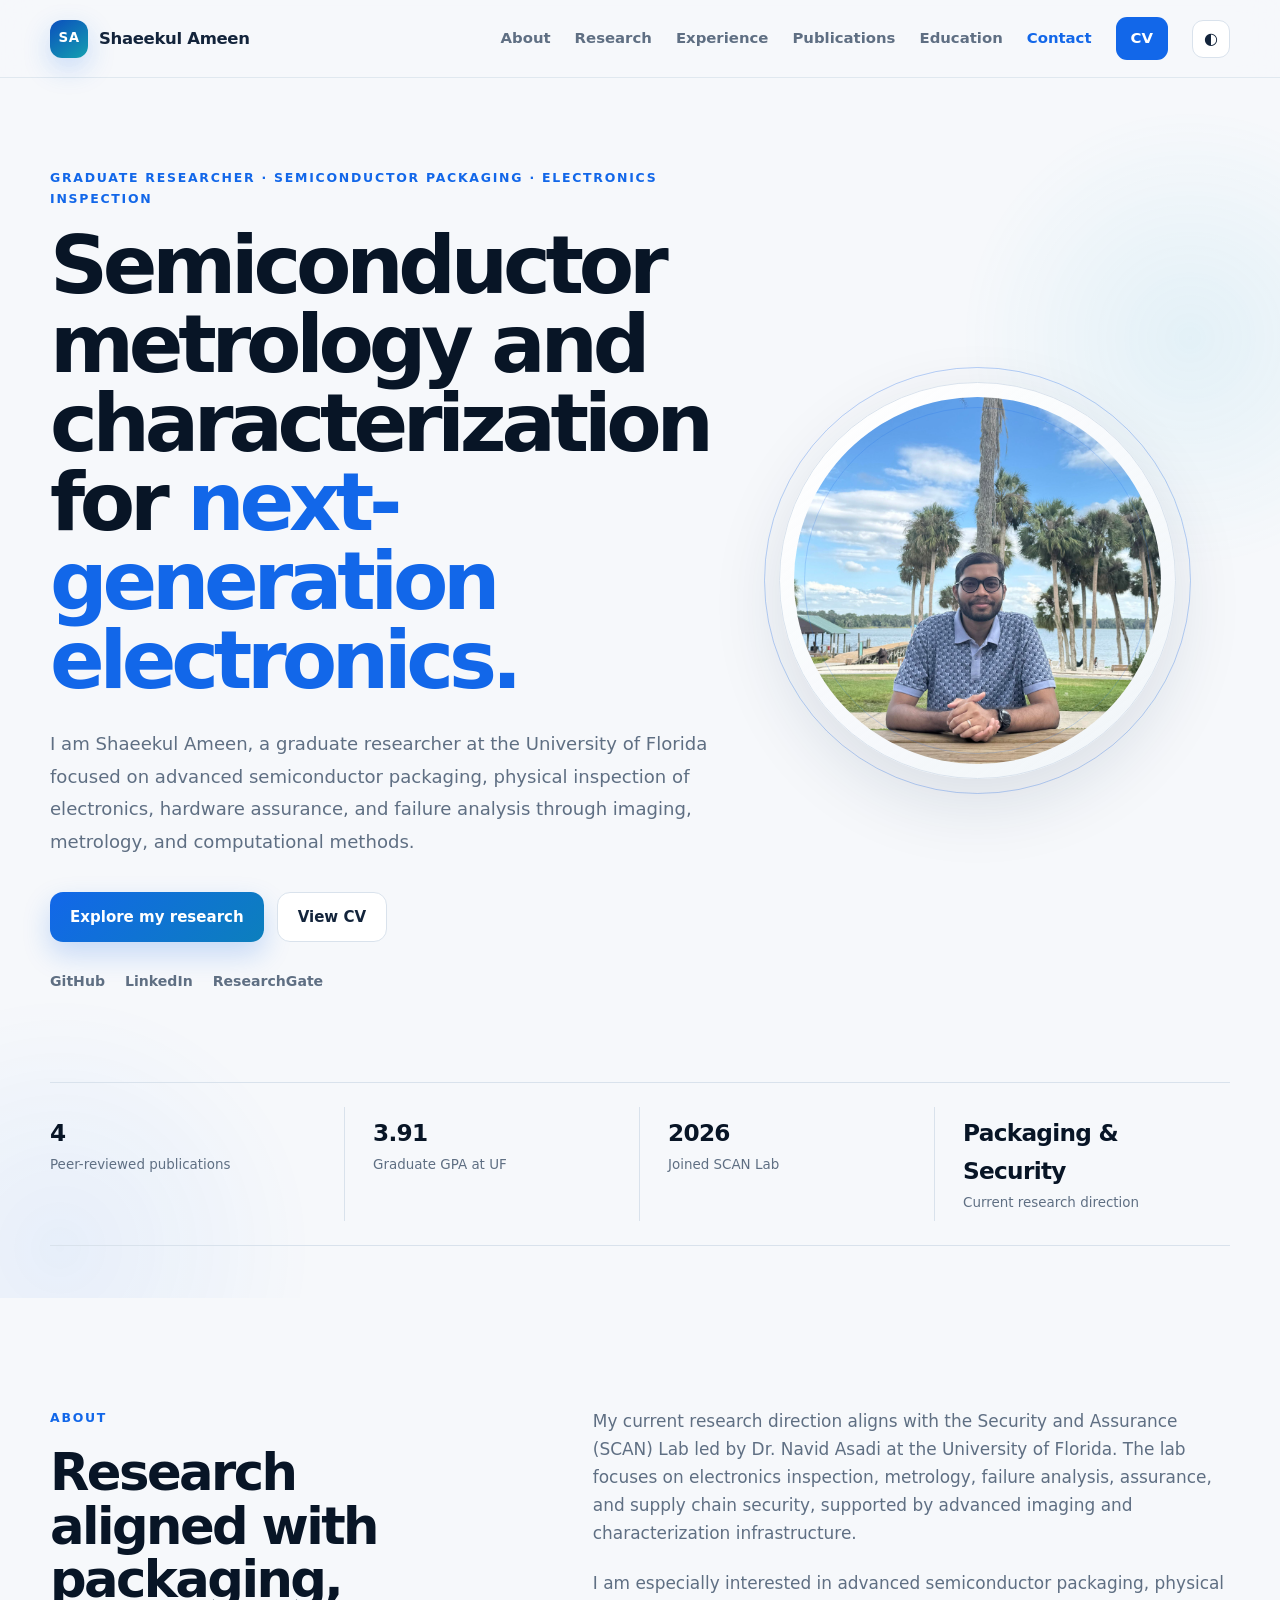
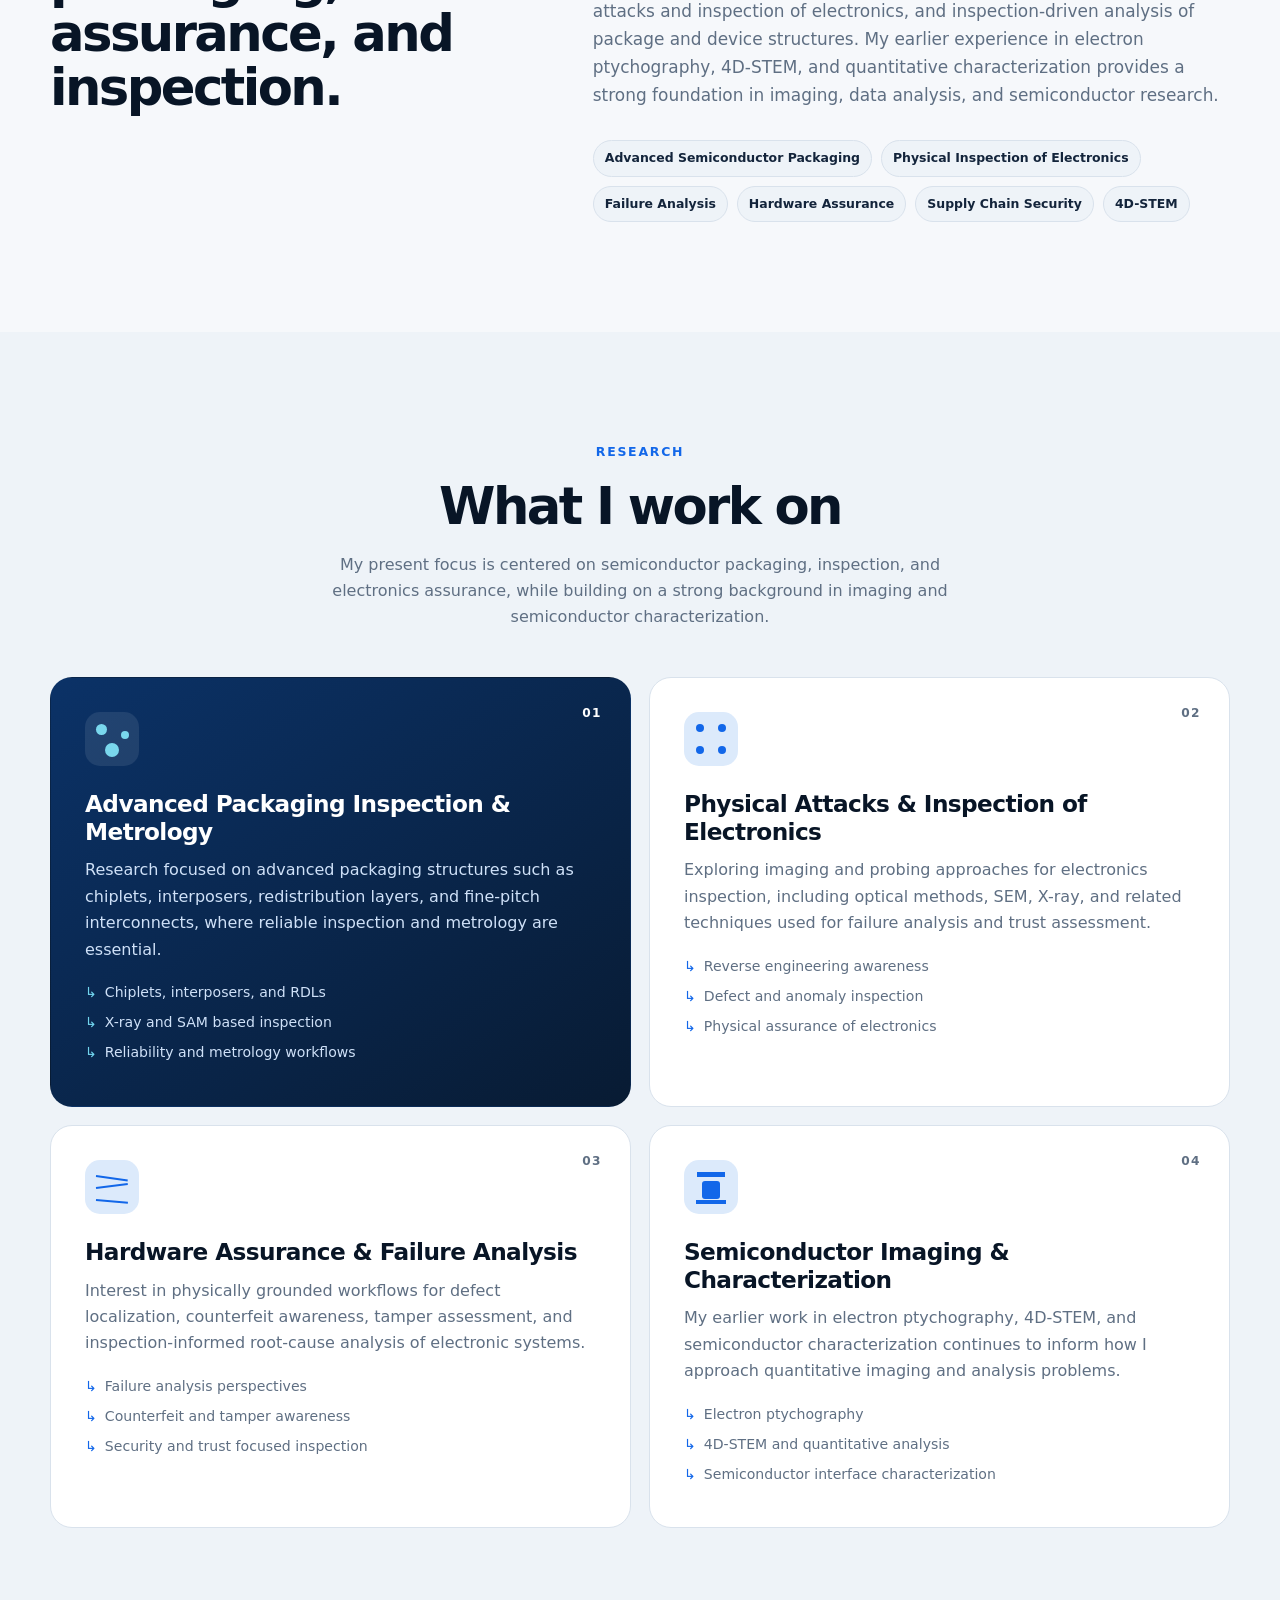
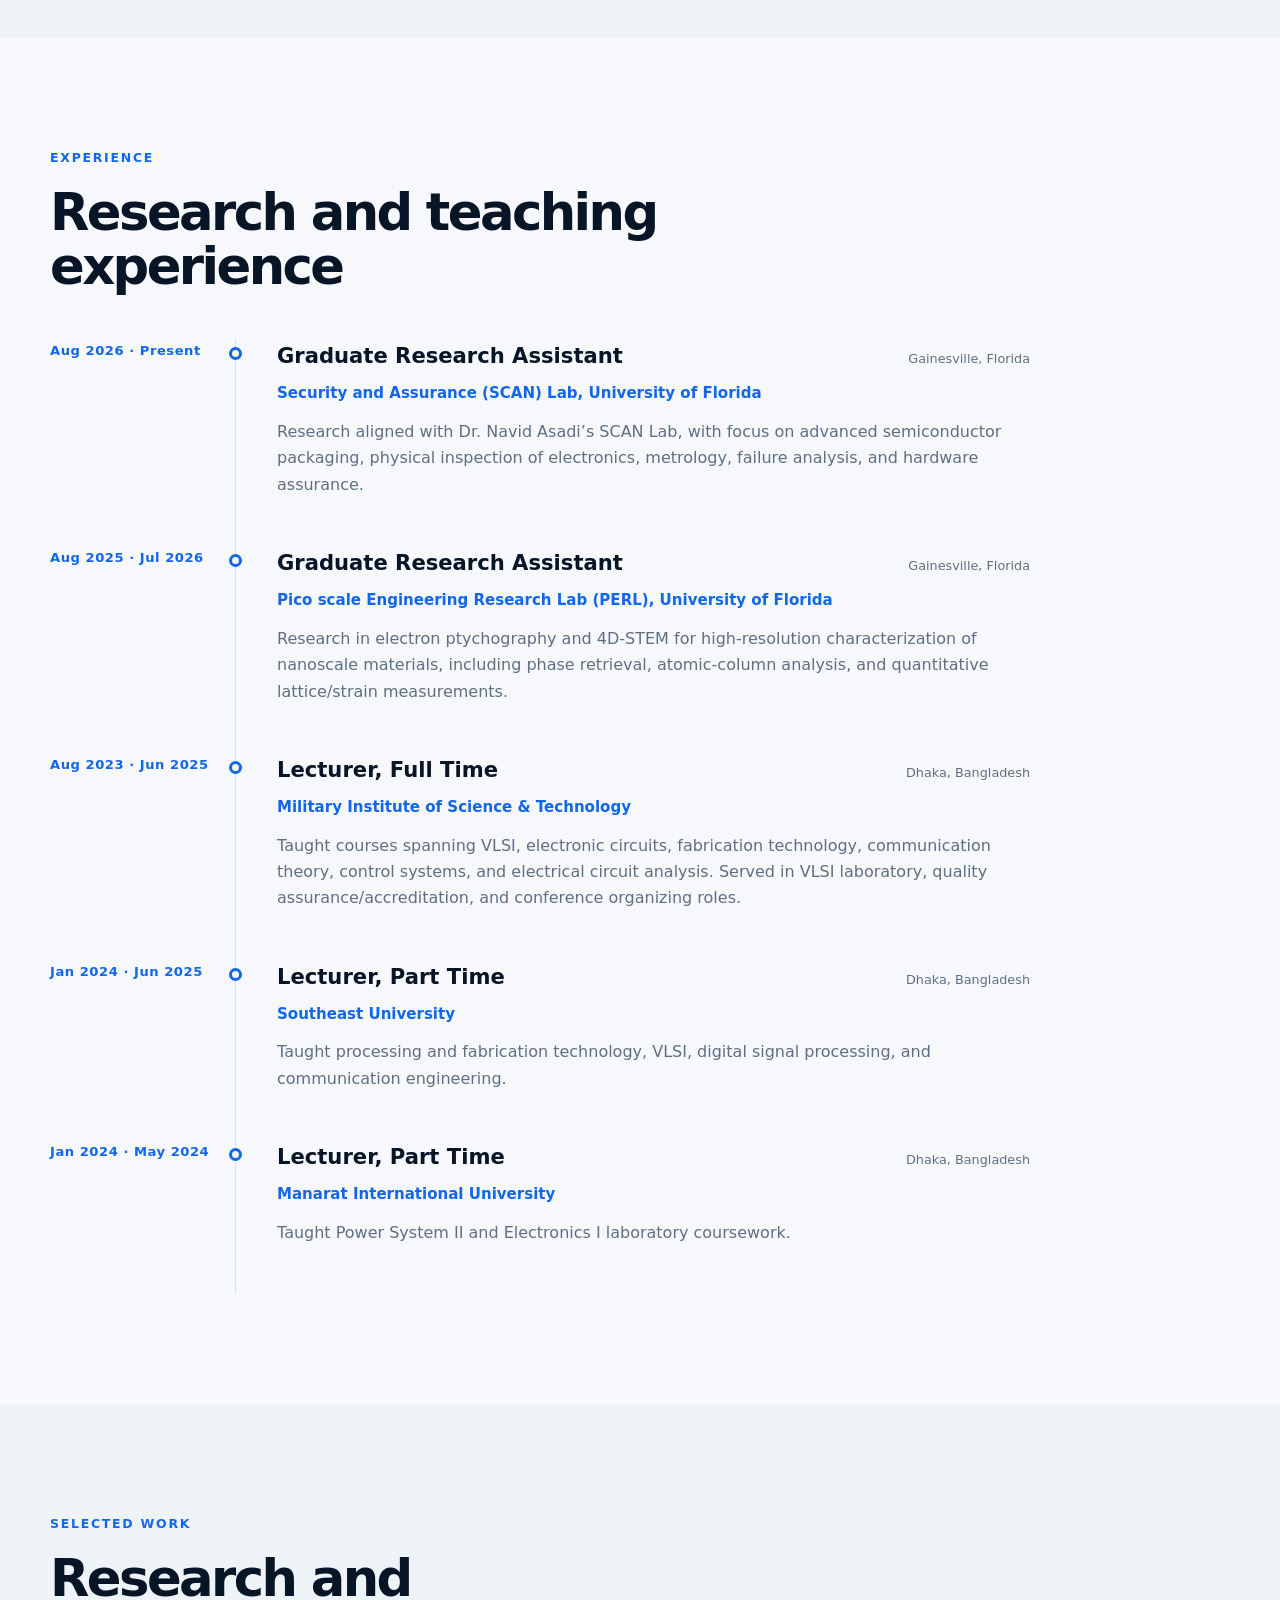
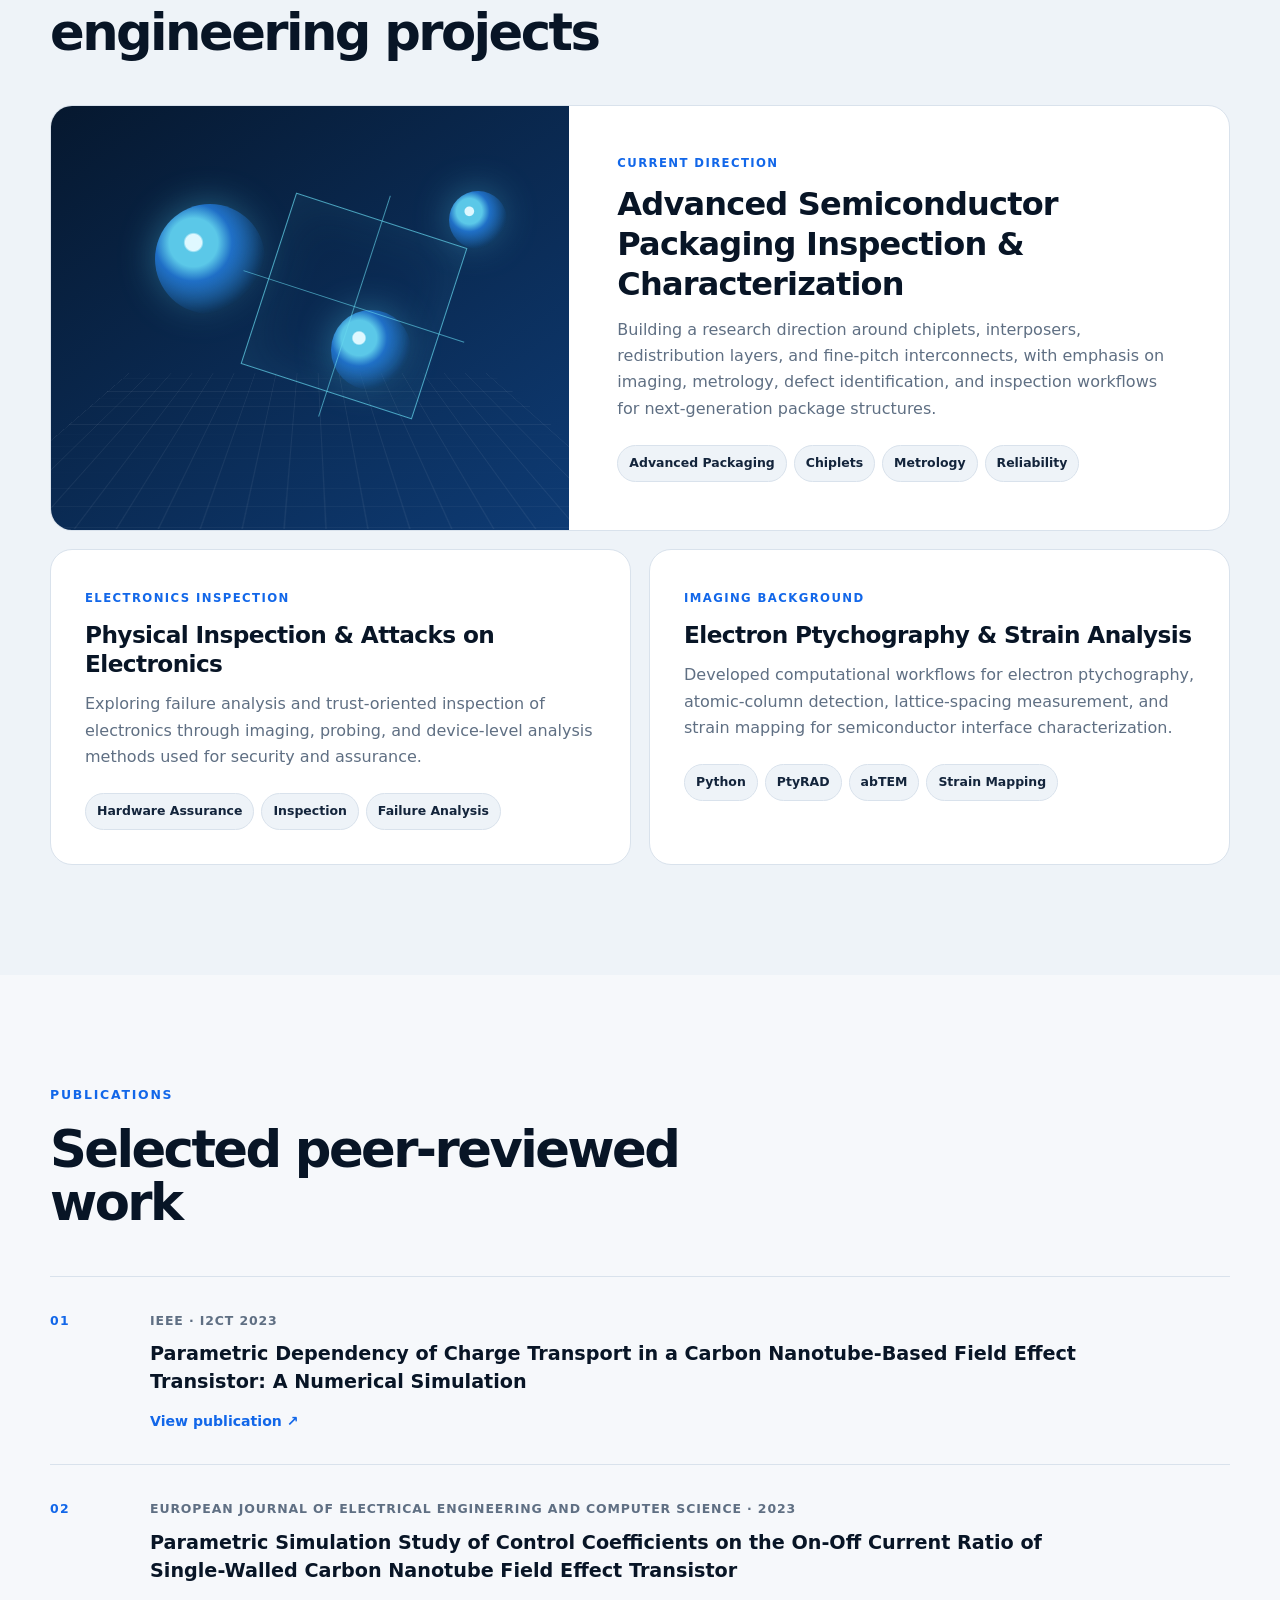
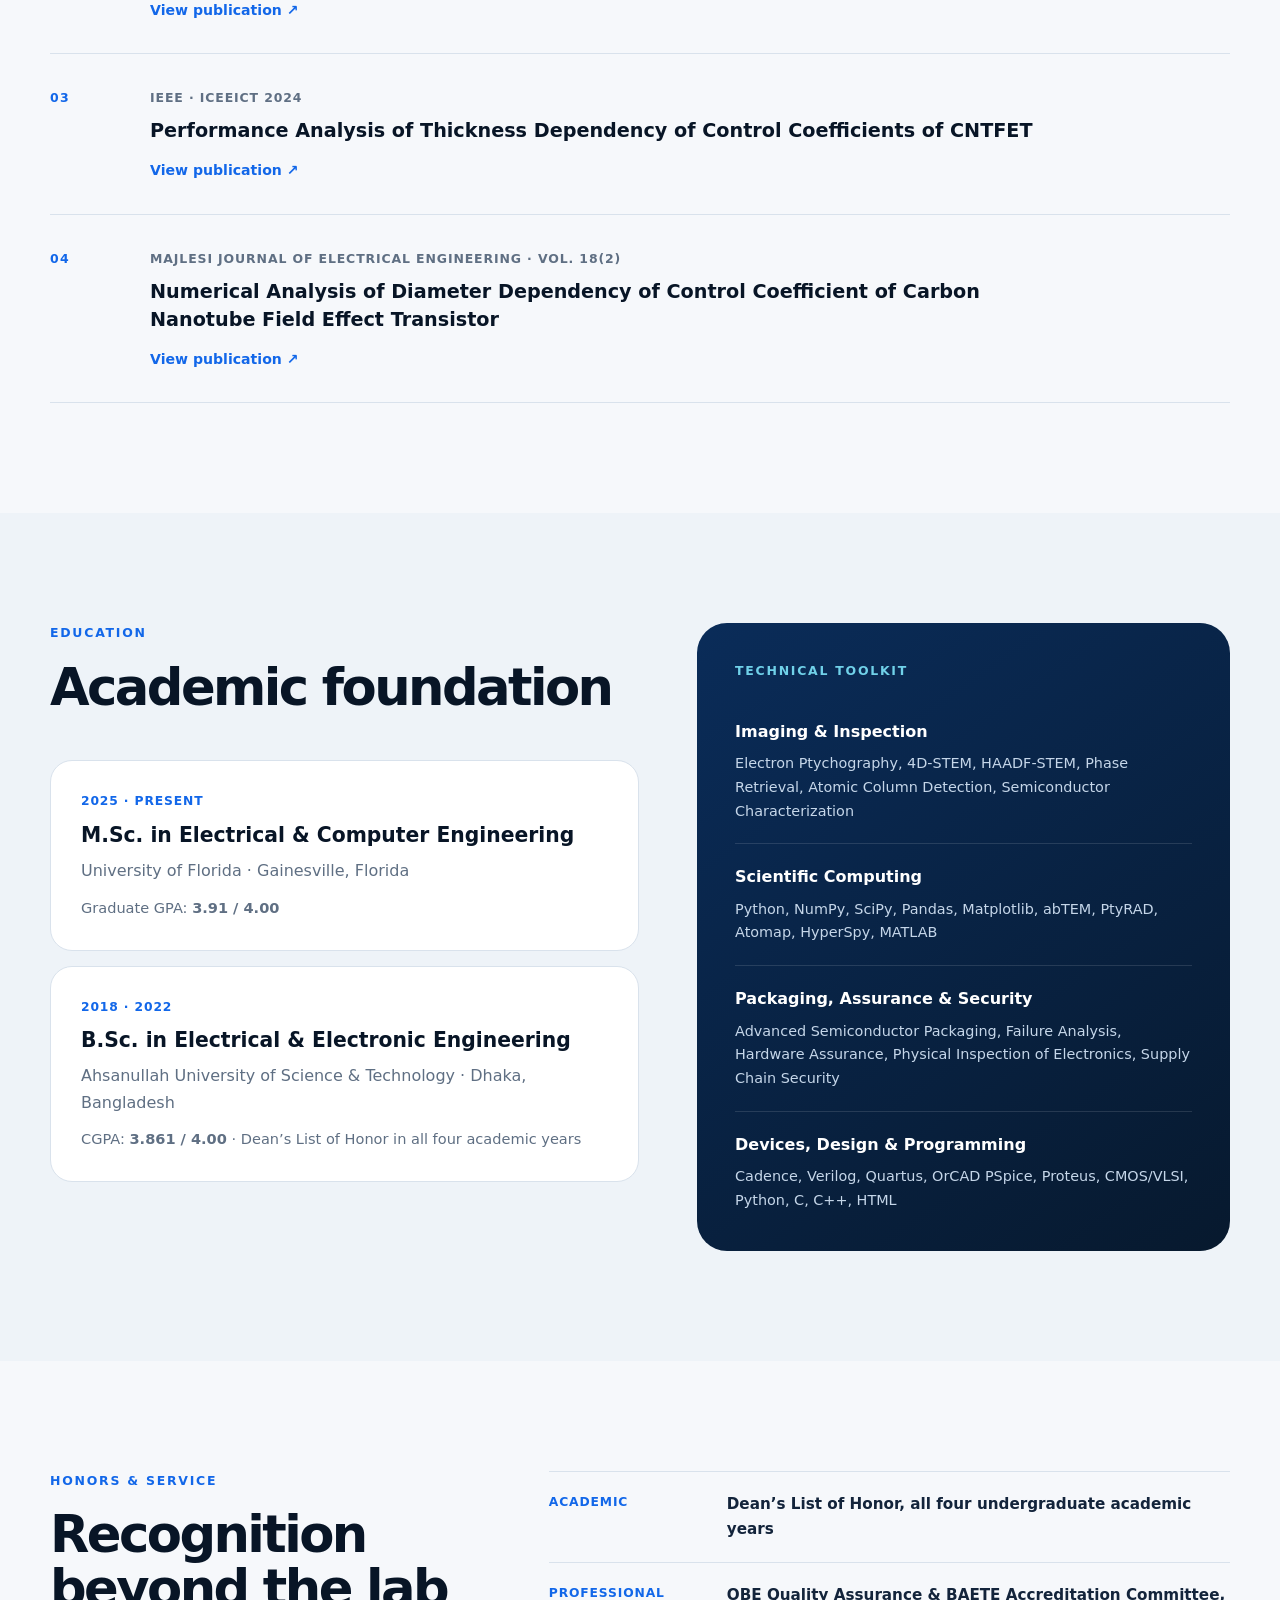
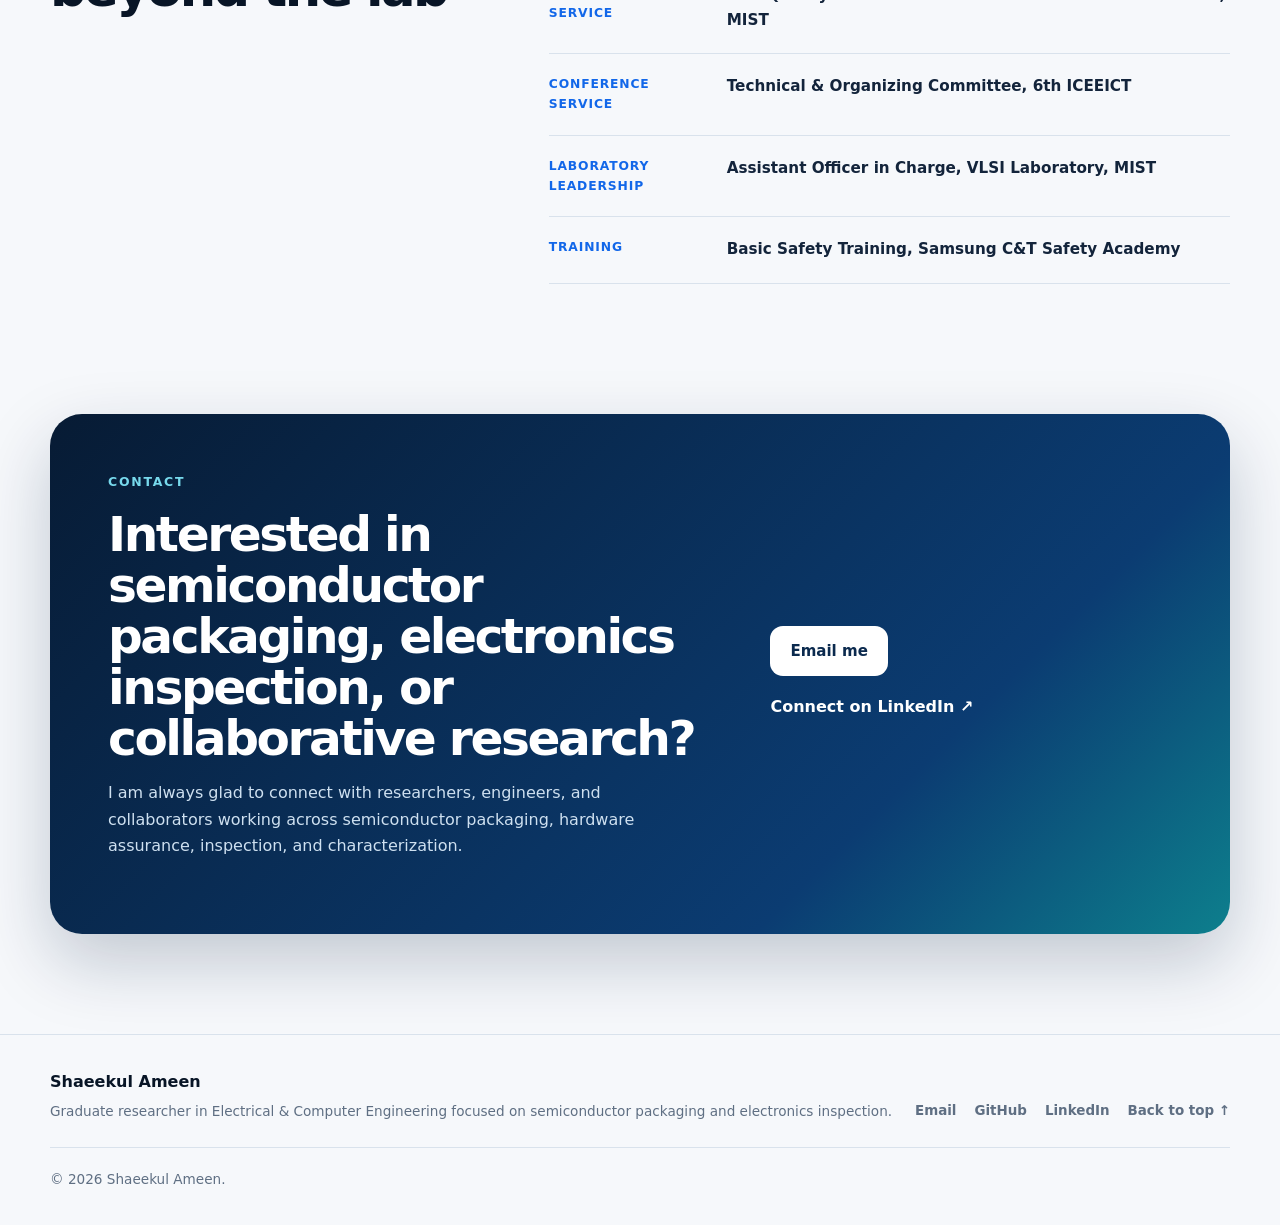
<file: index.html>
<!DOCTYPE html>
<html lang="en">
<head>
  <meta charset="UTF-8" />
  <meta name="viewport" content="width=device-width, initial-scale=1.0" />
  <meta name="description" content="Shaeekul Ameen is a graduate researcher in Electrical and Computer Engineering at the University of Florida focused on advanced semiconductor packaging, physical inspection of electronics, hardware assurance, and semiconductor characterization." />
  <meta name="author" content="Shaeekul Ameen" />
  <meta name="theme-color" content="#081526" />
  <meta property="og:title" content="Shaeekul Ameen | Semiconductor Packaging & Electronics Inspection" />
  <meta property="og:description" content="Graduate researcher focused on advanced semiconductor packaging, electronics inspection, metrology, failure analysis, and hardware assurance." />
  <meta property="og:type" content="website" />
  <meta property="og:url" content="https://shaeekul-ameen.github.io/" />
  <meta property="og:image" content="https://shaeekul-ameen.github.io/assets/images/profile-2026.jpg" />
  <title>Shaeekul Ameen | Semiconductor Packaging & Electronics Inspection</title>
  <link rel="icon" type="image/png" href="assets/images/favicon.png" />
  <link rel="stylesheet" href="assets/style.css" />
  <script type="application/ld+json">
  {
    "@context": "https://schema.org",
    "@type": "Person",
    "name": "Shaeekul Ameen",
    "url": "https://shaeekul-ameen.github.io/",
    "image": "https://shaeekul-ameen.github.io/assets/images/profile-2026.jpg",
    "jobTitle": "Graduate Researcher",
    "affiliation": {
      "@type": "CollegeOrUniversity",
      "name": "University of Florida"
    },
    "sameAs": [
      "https://github.com/shaeekul-ameen/",
      "https://www.linkedin.com/in/shaeekul-ameen/",
      "https://www.researchgate.net/profile/Shaeekul-Ameen-2"
    ]
  }
  </script>
</head>
<body>
  <a class="skip-link" href="#main">Skip to content</a>

  <header class="site-header" id="top">
    <div class="container nav-wrap">
      <a class="brand" href="#top" aria-label="Shaeekul Ameen home">
        <span class="brand-mark">SA</span>
        <span class="brand-text">Shaeekul Ameen</span>
      </a>

      <button class="nav-toggle" type="button" aria-expanded="false" aria-controls="site-nav" aria-label="Open navigation">
        <span></span><span></span><span></span>
      </button>

      <nav class="site-nav" id="site-nav" aria-label="Primary navigation">
        <a href="#about">About</a>
        <a href="#research">Research</a>
        <a href="#experience">Experience</a>
        <a href="#publications">Publications</a>
        <a href="#education">Education</a>
        <a href="#contact">Contact</a>
        <a class="nav-cv" href="assets/cv/Shaeekul_Ameen_CV.pdf" target="_blank" rel="noopener">CV</a>
        <button class="theme-toggle" type="button" aria-label="Toggle color theme" title="Toggle color theme">
          <span class="theme-icon" aria-hidden="true">◐</span>
        </button>
      </nav>
    </div>
  </header>

  <main id="main">
    <section class="hero section-shell">
      <div class="hero-glow hero-glow-one"></div>
      <div class="hero-glow hero-glow-two"></div>
      <div class="container hero-grid">
        <div class="hero-copy reveal">
          <p class="eyebrow">Graduate Researcher · Semiconductor Packaging · Electronics Inspection</p>
          <h1>Semiconductor metrology and characterization for <span>next-generation electronics.</span></h1>
          <p class="hero-lead">
            I am Shaeekul Ameen, a graduate researcher at the University of Florida focused on advanced semiconductor packaging, physical inspection of electronics, hardware assurance, and failure analysis through imaging, metrology, and computational methods.
          </p>
          <div class="hero-actions">
            <a class="btn btn-primary" href="#research">Explore my research</a>
            <a class="btn btn-secondary" href="assets/cv/Shaeekul_Ameen_CV.pdf" target="_blank" rel="noopener">View CV</a>
          </div>
          <div class="hero-links" aria-label="Professional profiles">
            <a href="https://github.com/shaeekul-ameen/" target="_blank" rel="noopener">GitHub</a>
            <a href="https://www.linkedin.com/in/shaeekul-ameen/" target="_blank" rel="noopener">LinkedIn</a>
            <a href="https://www.researchgate.net/profile/Shaeekul-Ameen-2" target="_blank" rel="noopener">ResearchGate</a>
          </div>
        </div>

        <div class="hero-visual reveal reveal-delay-1">
          <div class="portrait-frame portrait-frame-round">
            <img src="assets/images/profile-2026.jpg" alt="Portrait of Shaeekul Ameen" />
          </div>
        </div>
      </div>

      <div class="container metrics reveal reveal-delay-2" aria-label="Profile highlights">
        <div class="metric"><strong>4</strong><span>Peer-reviewed publications</span></div>
        <div class="metric"><strong>3.91</strong><span>Graduate GPA at UF</span></div>
        <div class="metric"><strong>2026</strong><span>Joined SCAN Lab</span></div>
        <div class="metric"><strong>Packaging &amp; Security</strong><span>Current research direction</span></div>
      </div>
    </section>

    <section class="section" id="about">
      <div class="container split-layout">
        <div class="section-heading reveal">
          <p class="eyebrow">About</p>
          <h2>Research aligned with packaging, assurance, and inspection.</h2>
        </div>
        <div class="about-copy reveal reveal-delay-1">
          <p>
            My current research direction aligns with the Security and Assurance (SCAN) Lab led by Dr. Navid Asadi at the University of Florida. The lab focuses on electronics inspection, metrology, failure analysis, assurance, and supply chain security, supported by advanced imaging and characterization infrastructure.
          </p>
          <p>
            I am especially interested in advanced semiconductor packaging, physical attacks and inspection of electronics, and inspection-driven analysis of package and device structures. My earlier experience in electron ptychography, 4D-STEM, and quantitative characterization provides a strong foundation in imaging, data analysis, and semiconductor research.
          </p>
          <div class="about-tags" aria-label="Research keywords">
            <span>Advanced Semiconductor Packaging</span>
            <span>Physical Inspection of Electronics</span>
            <span>Failure Analysis</span>
            <span>Hardware Assurance</span>
            <span>Supply Chain Security</span>
            <span>4D-STEM</span>
          </div>
        </div>
      </div>
    </section>

    <section class="section section-tint" id="research">
      <div class="container">
        <div class="section-heading centered reveal">
          <p class="eyebrow">Research</p>
          <h2>What I work on</h2>
          <p class="section-intro">My present focus is centered on semiconductor packaging, inspection, and electronics assurance, while building on a strong background in imaging and semiconductor characterization.</p>
        </div>

        <div class="research-grid">
          <article class="research-card featured reveal">
            <div class="card-number">01</div>
            <div class="research-icon microscopy-icon" aria-hidden="true"><span></span><span></span><span></span></div>
            <h3>Advanced Packaging Inspection &amp; Metrology</h3>
            <p>Research focused on advanced packaging structures such as chiplets, interposers, redistribution layers, and fine-pitch interconnects, where reliable inspection and metrology are essential.</p>
            <ul>
              <li>Chiplets, interposers, and RDLs</li>
              <li>X-ray and SAM based inspection</li>
              <li>Reliability and metrology workflows</li>
            </ul>
          </article>

          <article class="research-card reveal reveal-delay-1">
            <div class="card-number">02</div>
            <div class="research-icon atom-icon" aria-hidden="true"><span></span><span></span><span></span><span></span></div>
            <h3>Physical Attacks &amp; Inspection of Electronics</h3>
            <p>Exploring imaging and probing approaches for electronics inspection, including optical methods, SEM, X-ray, and related techniques used for failure analysis and trust assessment.</p>
            <ul>
              <li>Reverse engineering awareness</li>
              <li>Defect and anomaly inspection</li>
              <li>Physical assurance of electronics</li>
            </ul>
          </article>

          <article class="research-card reveal reveal-delay-2">
            <div class="card-number">03</div>
            <div class="research-icon strain-icon" aria-hidden="true"><span></span><span></span><span></span></div>
            <h3>Hardware Assurance &amp; Failure Analysis</h3>
            <p>Interest in physically grounded workflows for defect localization, counterfeit awareness, tamper assessment, and inspection-informed root-cause analysis of electronic systems.</p>
            <ul>
              <li>Failure analysis perspectives</li>
              <li>Counterfeit and tamper awareness</li>
              <li>Security and trust focused inspection</li>
            </ul>
          </article>

          <article class="research-card reveal reveal-delay-3">
            <div class="card-number">04</div>
            <div class="research-icon device-icon" aria-hidden="true"><span></span><span></span><span></span></div>
            <h3>Semiconductor Imaging &amp; Characterization</h3>
            <p>My earlier work in electron ptychography, 4D-STEM, and semiconductor characterization continues to inform how I approach quantitative imaging and analysis problems.</p>
            <ul>
              <li>Electron ptychography</li>
              <li>4D-STEM and quantitative analysis</li>
              <li>Semiconductor interface characterization</li>
            </ul>
          </article>
        </div>
      </div>
    </section>

    <section class="section" id="experience">
      <div class="container">
        <div class="section-heading reveal">
          <p class="eyebrow">Experience</p>
          <h2>Research and teaching experience</h2>
        </div>

        <div class="timeline">
          <article class="timeline-item reveal">
            <div class="timeline-marker"></div>
            <div class="timeline-date">Aug 2026 · Present</div>
            <div class="timeline-content">
              <div class="timeline-topline">
                <h3>Graduate Research Assistant</h3>
                <span>Gainesville, Florida</span>
              </div>
              <h4>Security and Assurance (SCAN) Lab, University of Florida</h4>
              <p>Research aligned with Dr. Navid Asadi’s SCAN Lab, with focus on advanced semiconductor packaging, physical inspection of electronics, metrology, failure analysis, and hardware assurance.</p>
            </div>
          </article>

          <article class="timeline-item reveal">
            <div class="timeline-marker"></div>
            <div class="timeline-date">Aug 2025 · Jul 2026</div>
            <div class="timeline-content">
              <div class="timeline-topline">
                <h3>Graduate Research Assistant</h3>
                <span>Gainesville, Florida</span>
              </div>
              <h4>Pico scale Engineering Research Lab (PERL), University of Florida</h4>
              <p>Research in electron ptychography and 4D-STEM for high-resolution characterization of nanoscale materials, including phase retrieval, atomic-column analysis, and quantitative lattice/strain measurements.</p>
            </div>
          </article>

          <article class="timeline-item reveal">
            <div class="timeline-marker"></div>
            <div class="timeline-date">Aug 2023 · Jun 2025</div>
            <div class="timeline-content">
              <div class="timeline-topline">
                <h3>Lecturer, Full Time</h3>
                <span>Dhaka, Bangladesh</span>
              </div>
              <h4>Military Institute of Science & Technology</h4>
              <p>Taught courses spanning VLSI, electronic circuits, fabrication technology, communication theory, control systems, and electrical circuit analysis. Served in VLSI laboratory, quality assurance/accreditation, and conference organizing roles.</p>
            </div>
          </article>

          <article class="timeline-item reveal">
            <div class="timeline-marker"></div>
            <div class="timeline-date">Jan 2024 · Jun 2025</div>
            <div class="timeline-content">
              <div class="timeline-topline">
                <h3>Lecturer, Part Time</h3>
                <span>Dhaka, Bangladesh</span>
              </div>
              <h4>Southeast University</h4>
              <p>Taught processing and fabrication technology, VLSI, digital signal processing, and communication engineering.</p>
            </div>
          </article>

          <article class="timeline-item reveal">
            <div class="timeline-marker"></div>
            <div class="timeline-date">Jan 2024 · May 2024</div>
            <div class="timeline-content">
              <div class="timeline-topline">
                <h3>Lecturer, Part Time</h3>
                <span>Dhaka, Bangladesh</span>
              </div>
              <h4>Manarat International University</h4>
              <p>Taught Power System II and Electronics I laboratory coursework.</p>
            </div>
          </article>
        </div>
      </div>
    </section>

    <section class="section section-tint" id="projects">
      <div class="container">
        <div class="section-heading reveal">
          <p class="eyebrow">Selected Work</p>
          <h2>Research and engineering projects</h2>
        </div>
        <div class="project-grid">
          <article class="project-card project-card-large reveal">
            <div class="project-visual ptycho-visual" aria-hidden="true">
              <div class="ptycho-grid"></div>
              <div class="ptycho-orb orb-a"></div>
              <div class="ptycho-orb orb-b"></div>
              <div class="ptycho-orb orb-c"></div>
              <div class="ptycho-scan"></div>
            </div>
            <div class="project-copy">
              <span class="project-label">Current Direction</span>
              <h3>Advanced Semiconductor Packaging Inspection &amp; Characterization</h3>
              <p>Building a research direction around chiplets, interposers, redistribution layers, and fine-pitch interconnects, with emphasis on imaging, metrology, defect identification, and inspection workflows for next-generation package structures.</p>
              <div class="tech-row"><span>Advanced Packaging</span><span>Chiplets</span><span>Metrology</span><span>Reliability</span></div>
            </div>
          </article>

          <article class="project-card reveal reveal-delay-1">
            <div class="project-copy">
              <span class="project-label">Electronics Inspection</span>
              <h3>Physical Inspection &amp; Attacks on Electronics</h3>
              <p>Exploring failure analysis and trust-oriented inspection of electronics through imaging, probing, and device-level analysis methods used for security and assurance.</p>
              <div class="tech-row"><span>Hardware Assurance</span><span>Inspection</span><span>Failure Analysis</span></div>
            </div>
          </article>

          <article class="project-card reveal reveal-delay-2">
            <div class="project-copy">
              <span class="project-label">Imaging Background</span>
              <h3>Electron Ptychography &amp; Strain Analysis</h3>
              <p>Developed computational workflows for electron ptychography, atomic-column detection, lattice-spacing measurement, and strain mapping for semiconductor interface characterization.</p>
              <div class="tech-row"><span>Python</span><span>PtyRAD</span><span>abTEM</span><span>Strain Mapping</span></div>
            </div>
          </article>
        </div>
      </div>
    </section>

    <section class="section" id="publications">
      <div class="container">
        <div class="section-heading reveal">
          <p class="eyebrow">Publications</p>
          <h2>Selected peer-reviewed work</h2>
        </div>

        <div class="publication-list">
          <article class="publication reveal">
            <div class="pub-index">01</div>
            <div class="pub-body">
              <span class="pub-venue">IEEE · I2CT 2023</span>
              <h3>Parametric Dependency of Charge Transport in a Carbon Nanotube-Based Field Effect Transistor: A Numerical Simulation</h3>
              <a href="https://ieeexplore.ieee.org/document/10126173" target="_blank" rel="noopener">View publication <span>↗</span></a>
            </div>
          </article>

          <article class="publication reveal">
            <div class="pub-index">02</div>
            <div class="pub-body">
              <span class="pub-venue">European Journal of Electrical Engineering and Computer Science · 2023</span>
              <h3>Parametric Simulation Study of Control Coefficients on the On-Off Current Ratio of Single-Walled Carbon Nanotube Field Effect Transistor</h3>
              <a href="https://www.ejece.org/index.php/ejece/article/view/570" target="_blank" rel="noopener">View publication <span>↗</span></a>
            </div>
          </article>

          <article class="publication reveal">
            <div class="pub-index">03</div>
            <div class="pub-body">
              <span class="pub-venue">IEEE · ICEEICT 2024</span>
              <h3>Performance Analysis of Thickness Dependency of Control Coefficients of CNTFET</h3>
              <a href="https://ieeexplore.ieee.org/document/10534586" target="_blank" rel="noopener">View publication <span>↗</span></a>
            </div>
          </article>

          <article class="publication reveal">
            <div class="pub-index">04</div>
            <div class="pub-body">
              <span class="pub-venue">Majlesi Journal of Electrical Engineering · Vol. 18(2)</span>
              <h3>Numerical Analysis of Diameter Dependency of Control Coefficient of Carbon Nanotube Field Effect Transistor</h3>
              <a href="https://oiccpress.com/Majlesi-Journal-of-Electrical-Engineering/article/numerical-analysis-of-diameter-dependency-of-control-coefficient-of-carbon-nanotube-field-effect-transistor/" target="_blank" rel="noopener">View publication <span>↗</span></a>
            </div>
          </article>
        </div>
      </div>
    </section>

    <section class="section section-tint" id="education">
      <div class="container education-layout">
        <div>
          <div class="section-heading reveal">
            <p class="eyebrow">Education</p>
            <h2>Academic foundation</h2>
          </div>
          <div class="education-cards">
            <article class="education-card reveal">
              <div class="education-year">2025 · Present</div>
              <h3>M.Sc. in Electrical & Computer Engineering</h3>
              <p class="institution">University of Florida · Gainesville, Florida</p>
              <p class="education-note">Graduate GPA: <strong>3.91 / 4.00</strong></p>
            </article>
            <article class="education-card reveal reveal-delay-1">
              <div class="education-year">2018 · 2022</div>
              <h3>B.Sc. in Electrical & Electronic Engineering</h3>
              <p class="institution">Ahsanullah University of Science & Technology · Dhaka, Bangladesh</p>
              <p class="education-note">CGPA: <strong>3.861 / 4.00</strong> · Dean’s List of Honor in all four academic years</p>
            </article>
          </div>
        </div>

        <aside class="skills-panel reveal reveal-delay-2">
          <p class="eyebrow">Technical Toolkit</p>
          <div class="skill-group">
            <h3>Imaging &amp; Inspection</h3>
            <p>Electron Ptychography, 4D-STEM, HAADF-STEM, Phase Retrieval, Atomic Column Detection, Semiconductor Characterization</p>
          </div>
          <div class="skill-group">
            <h3>Scientific Computing</h3>
            <p>Python, NumPy, SciPy, Pandas, Matplotlib, abTEM, PtyRAD, Atomap, HyperSpy, MATLAB</p>
          </div>
          <div class="skill-group">
            <h3>Packaging, Assurance &amp; Security</h3>
            <p>Advanced Semiconductor Packaging, Failure Analysis, Hardware Assurance, Physical Inspection of Electronics, Supply Chain Security</p>
          </div>
          <div class="skill-group">
            <h3>Devices, Design &amp; Programming</h3>
            <p>Cadence, Verilog, Quartus, OrCAD PSpice, Proteus, CMOS/VLSI, Python, C, C++, HTML</p>
          </div>
        </aside>
      </div>
    </section>

    <section class="section" id="honors">
      <div class="container compact-grid">
        <div class="section-heading reveal">
          <p class="eyebrow">Honors & Service</p>
          <h2>Recognition beyond the lab</h2>
        </div>
        <div class="honor-list reveal reveal-delay-1">
          <div class="honor-item"><span>Academic</span><strong>Dean’s List of Honor, all four undergraduate academic years</strong></div>
          <div class="honor-item"><span>Professional Service</span><strong>OBE Quality Assurance & BAETE Accreditation Committee, MIST</strong></div>
          <div class="honor-item"><span>Conference Service</span><strong>Technical & Organizing Committee, 6th ICEEICT</strong></div>
          <div class="honor-item"><span>Laboratory Leadership</span><strong>Assistant Officer in Charge, VLSI Laboratory, MIST</strong></div>
          <div class="honor-item"><span>Training</span><strong>Basic Safety Training, Samsung C&amp;T Safety Academy</strong></div>
        </div>
      </div>
    </section>

    <section class="contact-section" id="contact">
      <div class="container contact-card reveal">
        <div>
          <p class="eyebrow">Contact</p>
          <h2>Interested in semiconductor packaging, electronics inspection, or collaborative research?</h2>
          <p>I am always glad to connect with researchers, engineers, and collaborators working across semiconductor packaging, hardware assurance, inspection, and characterization.</p>
        </div>
        <div class="contact-actions">
          <a class="btn btn-light" href="mailto:shaeekul.ameen@ufl.edu">Email me</a>
          <a class="text-link-light" href="https://www.linkedin.com/in/shaeekul-ameen/" target="_blank" rel="noopener">Connect on LinkedIn ↗</a>
        </div>
      </div>
    </section>
  </main>

  <footer class="site-footer">
    <div class="container footer-wrap">
      <div>
        <strong>Shaeekul Ameen</strong>
        <p>Graduate researcher in Electrical & Computer Engineering focused on semiconductor packaging and electronics inspection.</p>
      </div>
      <div class="footer-links">
        <a href="mailto:shaeekul.ameen@ufl.edu">Email</a>
        <a href="https://github.com/shaeekul-ameen/" target="_blank" rel="noopener">GitHub</a>
        <a href="https://www.linkedin.com/in/shaeekul-ameen/" target="_blank" rel="noopener">LinkedIn</a>
        <a href="#top">Back to top ↑</a>
      </div>
      <p class="footer-copy">© <span id="year"></span> Shaeekul Ameen.</p>
    </div>
  </footer>

  <script src="assets/script.js"></script>
</body>
</html>
</file>
<file: assets/style.css>
:root {
  --bg: #f6f8fb;
  --surface: #ffffff;
  --surface-2: #eef3f8;
  --text: #13243b;
  --muted: #5f6f83;
  --line: #d9e2ec;
  --navy: #081526;
  --blue: #1267e9;
  --blue-2: #0d4fbb;
  --cyan: #4bb7d8;
  --teal: #0f8e8a;
  --accent-soft: #dceafb;
  --shadow: 0 24px 70px rgba(16, 40, 72, .12);
  --radius-xl: 30px;
  --radius-lg: 22px;
  --radius-md: 16px;
  --container: 1180px;
  --header-h: 78px;
}

[data-theme="dark"] {
  --bg: #07111f;
  --surface: #0d1b2d;
  --surface-2: #102238;
  --text: #edf5ff;
  --muted: #a7b5c7;
  --line: #21364f;
  --navy: #f6f9ff;
  --blue: #67a6ff;
  --blue-2: #8dbdff;
  --cyan: #67cee9;
  --teal: #52c9c0;
  --accent-soft: #102b50;
  --shadow: 0 24px 70px rgba(0, 0, 0, .32);
}

* { box-sizing: border-box; }
html { scroll-behavior: smooth; scroll-padding-top: calc(var(--header-h) + 24px); }
body {
  margin: 0;
  color: var(--text);
  background: var(--bg);
  font-family: Inter, ui-sans-serif, system-ui, -apple-system, BlinkMacSystemFont, "Segoe UI", sans-serif;
  line-height: 1.65;
  -webkit-font-smoothing: antialiased;
  transition: background .25s ease, color .25s ease;
}
img { max-width: 100%; display: block; }
a { color: inherit; }
button, a { -webkit-tap-highlight-color: transparent; }

.skip-link {
  position: fixed;
  top: 10px;
  left: 10px;
  z-index: 999;
  padding: 10px 14px;
  background: var(--surface);
  border: 1px solid var(--line);
  border-radius: 10px;
  transform: translateY(-150%);
  transition: transform .2s ease;
}
.skip-link:focus { transform: translateY(0); }

.container { width: min(calc(100% - 40px), var(--container)); margin: 0 auto; }
.section { padding: 110px 0; }
.section-tint { background: var(--surface-2); }
.section-shell { position: relative; overflow: hidden; }

.site-header {
  height: var(--header-h);
  position: sticky;
  top: 0;
  z-index: 100;
  display: flex;
  align-items: center;
  background: color-mix(in srgb, var(--bg) 88%, transparent);
  border-bottom: 1px solid color-mix(in srgb, var(--line) 76%, transparent);
  backdrop-filter: blur(18px);
}
.nav-wrap { display: flex; align-items: center; justify-content: space-between; gap: 24px; }
.brand { display: inline-flex; align-items: center; gap: 11px; text-decoration: none; font-weight: 780; letter-spacing: -.02em; }
.brand-mark {
  width: 38px; height: 38px; display: grid; place-items: center;
  border-radius: 12px; color: #fff;
  background: linear-gradient(145deg, #0b4fbd, #14a0b0);
  box-shadow: 0 10px 28px rgba(18, 103, 233, .22);
  font-size: .84rem; letter-spacing: .04em;
}
.brand-text { font-size: 1.03rem; }
.site-nav { display: flex; align-items: center; gap: 24px; }
.site-nav a { text-decoration: none; font-size: .93rem; font-weight: 650; color: var(--muted); transition: color .2s ease; }
.site-nav a:hover, .site-nav a.active { color: var(--blue); }
.site-nav .nav-cv { color: #fff; background: var(--blue); padding: 9px 15px; border-radius: 11px; }
.site-nav .nav-cv:hover { color: #fff; background: var(--blue-2); }
.theme-toggle {
  width: 38px; height: 38px; border-radius: 11px; border: 1px solid var(--line);
  color: var(--text); background: var(--surface); cursor: pointer; font-size: 1rem;
}
.nav-toggle { display: none; border: 0; background: transparent; width: 42px; height: 42px; cursor: pointer; }
.nav-toggle span { display: block; width: 22px; height: 2px; background: var(--text); margin: 5px auto; border-radius: 10px; }

.hero { padding: 90px 0 52px; min-height: calc(100vh - var(--header-h)); display: grid; align-items: center; }
.hero-grid { display: grid; grid-template-columns: 1.12fr .88fr; gap: 70px; align-items: center; position: relative; z-index: 2; }
.hero-glow { position: absolute; border-radius: 50%; filter: blur(0); pointer-events: none; opacity: .55; }
.hero-glow-one { width: 480px; height: 480px; right: -150px; top: 20px; background: radial-gradient(circle, rgba(75,183,216,.20), transparent 68%); }
.hero-glow-two { width: 520px; height: 520px; left: -200px; bottom: -210px; background: radial-gradient(circle, rgba(18,103,233,.12), transparent 70%); }
.eyebrow { margin: 0 0 17px; color: var(--blue); font-size: .78rem; font-weight: 800; text-transform: uppercase; letter-spacing: .14em; }
.hero h1 { margin: 0; max-width: 760px; font-size: clamp(3.15rem, 6.3vw, 6.2rem); line-height: .98; letter-spacing: -.065em; color: var(--navy); }
.hero h1 span { color: var(--blue); }
.hero-lead { max-width: 720px; margin: 28px 0 0; color: var(--muted); font-size: 1.13rem; line-height: 1.8; }
.hero-actions { display: flex; gap: 13px; flex-wrap: wrap; margin-top: 34px; }
.btn {
  display: inline-flex; align-items: center; justify-content: center; min-height: 50px;
  padding: 0 20px; border-radius: 13px; text-decoration: none; font-weight: 760; font-size: .94rem;
  transition: transform .2s ease, box-shadow .2s ease, background .2s ease;
}
.btn:hover { transform: translateY(-2px); }
.btn-primary { color: #fff; background: linear-gradient(135deg, var(--blue), #0c7fbd); box-shadow: 0 12px 28px rgba(18,103,233,.22); }
.btn-secondary { background: var(--surface); border: 1px solid var(--line); color: var(--text); }
.btn-light { background: #fff; color: #0b2a4e; }
.hero-links { display: flex; gap: 20px; flex-wrap: wrap; margin-top: 28px; }
.hero-links a { font-size: .88rem; color: var(--muted); text-decoration: none; font-weight: 700; }
.hero-links a:hover { color: var(--blue); }

.hero-visual { position: relative; display: flex; justify-content: center; }
.portrait-frame {
  position: relative; width: min(100%, 420px); aspect-ratio: 1;
  border-radius: 50%; padding: 14px; background: linear-gradient(145deg, color-mix(in srgb, var(--surface) 90%, #ffffff 10%), color-mix(in srgb, var(--surface-2) 72%, transparent));
  box-shadow: var(--shadow); border: 1px solid var(--line);
}
.portrait-frame::before { content: ""; position: absolute; inset: -16px; border: 1px solid color-mix(in srgb, var(--blue) 28%, transparent); border-radius: 50%; z-index: -1; }
.portrait-frame::after { content: ""; position: absolute; inset: 24px; border: 1px solid color-mix(in srgb, var(--blue) 18%, transparent); border-radius: 50%; pointer-events: none; }
.portrait-frame img { width: 100%; height: 100%; object-fit: cover; object-position: 50% 35%; border-radius: 50%; }
.portrait-grid, .portrait-card, .portrait-card-top, .portrait-card-bottom, .status-dot, .mini-label { display: none; }
.metrics { display: grid; grid-template-columns: repeat(4, 1fr); margin-top: 88px; padding: 24px 0; border-top: 1px solid var(--line); border-bottom: 1px solid var(--line); position: relative; z-index: 2; }
.metric { padding: 7px 28px; border-right: 1px solid var(--line); }
.metric:first-child { padding-left: 0; }
.metric:last-child { border-right: 0; }
.metric strong { display: block; font-size: clamp(1.2rem, 2vw, 1.45rem); color: var(--navy); letter-spacing: -.03em; }
.metric span { display: block; color: var(--muted); font-size: .84rem; margin-top: 2px; }

.section-heading { max-width: 650px; margin-bottom: 46px; }
.section-heading.centered { margin-left: auto; margin-right: auto; text-align: center; }
.section-heading h2, .contact-card h2 { margin: 0; color: var(--navy); font-size: clamp(2.3rem, 4vw, 4.1rem); line-height: 1.05; letter-spacing: -.05em; }
.section-intro { color: var(--muted); max-width: 680px; margin: 18px auto 0; }
.split-layout { display: grid; grid-template-columns: .82fr 1.18fr; gap: 100px; align-items: start; }
.about-copy { max-width: 720px; }
.about-copy p { color: var(--muted); font-size: 1.06rem; margin: 0 0 22px; }
.about-tags { display: flex; flex-wrap: wrap; gap: 9px; margin-top: 30px; }
.about-tags span, .tech-row span { display: inline-flex; padding: 7px 11px; border-radius: 999px; background: var(--surface-2); border: 1px solid var(--line); font-size: .78rem; font-weight: 700; color: var(--text); }
.section-tint .about-tags span { background: var(--surface); }

.research-grid { display: grid; grid-template-columns: repeat(2, 1fr); gap: 18px; }
.research-card { position: relative; min-height: 350px; padding: 34px; background: var(--surface); border: 1px solid var(--line); border-radius: var(--radius-lg); overflow: hidden; transition: transform .25s ease, border-color .25s ease, box-shadow .25s ease; }
.research-card:hover { transform: translateY(-5px); border-color: color-mix(in srgb, var(--blue) 38%, var(--line)); box-shadow: 0 20px 48px rgba(18,54,92,.08); }
.research-card.featured { background: linear-gradient(145deg, #0b3267, #081b33); color: #fff; border-color: transparent; }
.research-card.featured h3, .research-card.featured .card-number { color: #fff; }
.research-card.featured p, .research-card.featured li { color: #cfe1f8; }
.card-number { position: absolute; right: 28px; top: 25px; font-size: .76rem; color: var(--muted); font-weight: 800; letter-spacing: .12em; }
.research-card h3 { margin: 24px 0 12px; font-size: 1.45rem; line-height: 1.2; letter-spacing: -.025em; color: var(--navy); }
.research-card p { color: var(--muted); margin: 0 0 18px; }
.research-card ul { margin: 0; padding: 0; list-style: none; }
.research-card li { color: var(--muted); font-size: .88rem; margin: 7px 0; }
.research-card li::before { content: "↳"; color: var(--blue); margin-right: 8px; }
.research-card.featured li::before { color: #72d5ee; }
.research-icon { width: 54px; height: 54px; border-radius: 15px; background: var(--accent-soft); position: relative; }
.research-card.featured .research-icon { background: rgba(255,255,255,.09); }
.microscopy-icon span { position: absolute; border-radius: 50%; background: var(--blue); }
.microscopy-icon span:nth-child(1) { width: 11px; height: 11px; left: 11px; top: 12px; }
.microscopy-icon span:nth-child(2) { width: 8px; height: 8px; right: 10px; top: 19px; }
.microscopy-icon span:nth-child(3) { width: 14px; height: 14px; left: 20px; bottom: 9px; }
.research-card.featured .microscopy-icon span { background: #79d7ed; }
.atom-icon span { position: absolute; width: 8px; height: 8px; border-radius: 50%; background: var(--blue); }
.atom-icon span:nth-child(1){left:12px;top:12px}.atom-icon span:nth-child(2){right:12px;top:12px}.atom-icon span:nth-child(3){left:12px;bottom:12px}.atom-icon span:nth-child(4){right:12px;bottom:12px}
.strain-icon span { position: absolute; left: 11px; right: 11px; height: 2px; background: var(--blue); transform-origin: left; }
.strain-icon span:nth-child(1){top:15px;transform:rotate(8deg)}.strain-icon span:nth-child(2){top:27px;transform:rotate(-7deg)}.strain-icon span:nth-child(3){top:39px;transform:rotate(5deg)}
.device-icon span { position: absolute; background: var(--blue); }
.device-icon span:nth-child(1){width:28px;height:5px;left:13px;top:12px}.device-icon span:nth-child(2){width:18px;height:18px;left:18px;top:21px;border-radius:3px}.device-icon span:nth-child(3){width:30px;height:4px;left:12px;bottom:10px}

.timeline { position: relative; max-width: 980px; }
.timeline::before { content: ""; position: absolute; top: 0; bottom: 0; left: 185px; width: 1px; background: var(--line); }
.timeline-item { display: grid; grid-template-columns: 160px 1fr; gap: 55px; position: relative; padding: 0 0 48px; }
.timeline-marker { position: absolute; left: 179px; top: 8px; width: 13px; height: 13px; border-radius: 50%; background: var(--bg); border: 3px solid var(--blue); z-index: 2; }
.timeline-date { color: var(--blue); font-size: .82rem; font-weight: 800; letter-spacing: .04em; padding-top: 1px; }
.timeline-content { padding: 0 0 0 12px; }
.timeline-topline { display: flex; justify-content: space-between; gap: 20px; align-items: baseline; }
.timeline-topline h3 { margin: 0; font-size: 1.32rem; color: var(--navy); }
.timeline-topline span { color: var(--muted); font-size: .8rem; white-space: nowrap; }
.timeline-content h4 { margin: 7px 0 13px; font-size: .94rem; color: var(--blue); }
.timeline-content p { margin: 0; color: var(--muted); }

.project-grid { display: grid; grid-template-columns: repeat(2, 1fr); gap: 18px; }
.project-card { background: var(--surface); border: 1px solid var(--line); border-radius: var(--radius-lg); overflow: hidden; }
.project-card-large { grid-column: 1 / -1; display: grid; grid-template-columns: .88fr 1.12fr; min-height: 410px; }
.project-copy { padding: 34px; }
.project-card-large .project-copy { padding: 48px; display: flex; flex-direction: column; justify-content: center; }
.project-label { color: var(--blue); font-size: .73rem; font-weight: 800; text-transform: uppercase; letter-spacing: .12em; }
.project-card h3 { margin: 10px 0 13px; font-size: 1.45rem; line-height: 1.25; color: var(--navy); letter-spacing: -.025em; }
.project-card-large h3 { font-size: 2rem; }
.project-card p { color: var(--muted); margin: 0; }
.tech-row { display: flex; gap: 7px; flex-wrap: wrap; margin-top: 23px; }
.tech-row span { background: var(--surface-2); }
.project-visual { position: relative; min-height: 360px; background: linear-gradient(145deg, #06182f, #0e3b74); overflow: hidden; }
.ptycho-grid { position: absolute; inset: 0; background-image: linear-gradient(rgba(255,255,255,.06) 1px, transparent 1px), linear-gradient(90deg, rgba(255,255,255,.06) 1px, transparent 1px); background-size: 30px 30px; transform: perspective(500px) rotateX(58deg) scale(1.4); transform-origin: center bottom; }
.ptycho-orb { position: absolute; border-radius: 50%; background: radial-gradient(circle at 35% 35%, #dff8ff 0 8%, #5bc8e8 10% 24%, #2070c7 38%, rgba(16,79,150,.18) 68%, transparent 72%); filter: drop-shadow(0 0 18px rgba(75,183,216,.45)); }
.orb-a { width: 110px; height: 110px; left: 20%; top: 23%; }.orb-b { width: 80px; height: 80px; left: 54%; top: 48%; }.orb-c { width: 58px; height: 58px; right: 12%; top: 20%; }
.ptycho-scan { position: absolute; width: 180px; height: 180px; border: 1px solid rgba(102,217,239,.7); left: 41%; top: 26%; transform: rotate(18deg); box-shadow: inset 0 0 50px rgba(75,183,216,.1); }
.ptycho-scan::before, .ptycho-scan::after { content: ""; position: absolute; background: rgba(102,217,239,.6); }
.ptycho-scan::before { width: 1px; height: 130%; left: 50%; top: -15%; }.ptycho-scan::after { height: 1px; width: 130%; top: 50%; left: -15%; }

.publication-list { border-top: 1px solid var(--line); }
.publication { display: grid; grid-template-columns: 70px 1fr; gap: 30px; padding: 30px 0; border-bottom: 1px solid var(--line); transition: padding-left .2s ease; }
.publication:hover { padding-left: 8px; }
.pub-index { color: var(--blue); font-weight: 800; font-size: .78rem; letter-spacing: .1em; padding-top: 4px; }
.pub-venue { color: var(--muted); font-size: .78rem; font-weight: 750; text-transform: uppercase; letter-spacing: .07em; }
.pub-body h3 { margin: 7px 0 12px; max-width: 940px; font-size: 1.2rem; line-height: 1.45; color: var(--navy); }
.pub-body a { color: var(--blue); text-decoration: none; font-weight: 760; font-size: .88rem; }
.pub-body a:hover { color: var(--blue-2); }

.education-layout { display: grid; grid-template-columns: 1.05fr .95fr; gap: 58px; align-items: start; }
.education-cards { display: grid; gap: 15px; }
.education-card { background: var(--surface); border: 1px solid var(--line); border-radius: var(--radius-lg); padding: 30px; }
.education-year { color: var(--blue); font-size: .77rem; font-weight: 820; letter-spacing: .07em; text-transform: uppercase; }
.education-card h3 { margin: 7px 0 6px; color: var(--navy); font-size: 1.27rem; }
.institution, .education-note { margin: 0; color: var(--muted); }
.education-note { margin-top: 11px; font-size: .91rem; }
.skills-panel { background: linear-gradient(145deg, #0a2c59, #07192e); color: #fff; border-radius: var(--radius-xl); padding: 38px; position: sticky; top: calc(var(--header-h) + 28px); }
.skills-panel .eyebrow { color: #70d1e9; }
.skill-group { padding: 20px 0; border-bottom: 1px solid rgba(255,255,255,.12); }
.skill-group:last-child { border-bottom: 0; padding-bottom: 0; }
.skill-group h3 { margin: 0 0 7px; font-size: 1rem; }
.skill-group p { margin: 0; color: #c5d6e9; font-size: .9rem; }

.compact-grid { display: grid; grid-template-columns: .75fr 1.25fr; gap: 90px; }
.honor-list { border-top: 1px solid var(--line); }
.honor-item { display: grid; grid-template-columns: 150px 1fr; gap: 28px; padding: 20px 0; border-bottom: 1px solid var(--line); }
.honor-item span { color: var(--blue); font-size: .77rem; font-weight: 800; text-transform: uppercase; letter-spacing: .07em; }
.honor-item strong { color: var(--text); font-size: .95rem; }

.contact-section { padding: 20px 0 100px; }
.contact-card { display: grid; grid-template-columns: 1.2fr .8fr; align-items: center; gap: 60px; padding: 58px; background: linear-gradient(135deg, #071b34, #0b3c72 72%, #0d7f8d); color: #fff; border-radius: 32px; box-shadow: 0 28px 70px rgba(8,31,66,.22); }
.contact-card .eyebrow { color: #77d9ec; }
.contact-card h2 { color: #fff; font-size: clamp(2.2rem, 3.8vw, 3.8rem); }
.contact-card p { color: #cee0f0; max-width: 780px; }
.contact-actions { display: flex; flex-direction: column; align-items: flex-start; gap: 18px; }
.text-link-light { color: #fff; text-decoration: none; font-weight: 750; }

.site-footer { padding: 34px 0; border-top: 1px solid var(--line); }
.footer-wrap { display: grid; grid-template-columns: 1fr auto; gap: 20px; align-items: end; }
.footer-wrap strong { color: var(--navy); }
.footer-wrap p { margin: 5px 0 0; color: var(--muted); font-size: .85rem; }
.footer-links { display: flex; flex-wrap: wrap; gap: 18px; justify-content: flex-end; }
.footer-links a { text-decoration: none; color: var(--muted); font-weight: 700; font-size: .84rem; }
.footer-links a:hover { color: var(--blue); }
.footer-copy { grid-column: 1 / -1; padding-top: 20px; border-top: 1px solid var(--line); }

.reveal { opacity: 0; transform: translateY(22px); transition: opacity .65s ease, transform .65s cubic-bezier(.2,.7,.2,1); }
.reveal.visible { opacity: 1; transform: none; }
.reveal-delay-1 { transition-delay: .08s; }
.reveal-delay-2 { transition-delay: .16s; }
.reveal-delay-3 { transition-delay: .24s; }

@media (max-width: 980px) {
  .site-nav { position: fixed; top: var(--header-h); left: 20px; right: 20px; display: none; flex-direction: column; align-items: stretch; gap: 4px; padding: 18px; background: var(--surface); border: 1px solid var(--line); border-radius: 18px; box-shadow: var(--shadow); }
  .site-nav.open { display: flex; }
  .site-nav a { padding: 10px 8px; }
  .theme-toggle { margin: 8px 0 2px 8px; }
  .nav-toggle { display: block; }
  .hero { padding-top: 62px; }
  .hero-grid { grid-template-columns: 1fr; gap: 64px; }
  .hero-copy { max-width: 800px; }
  .hero h1 { max-width: 880px; }
  .hero-visual { justify-content: flex-start; }
  .portrait-frame { margin-left: 36px; }
  .metrics { grid-template-columns: repeat(2, 1fr); }
  .metric:nth-child(2) { border-right: 0; }
  .metric:nth-child(-n+2) { border-bottom: 1px solid var(--line); padding-bottom: 18px; }
  .metric:nth-child(n+3) { padding-top: 18px; }
  .split-layout, .education-layout, .compact-grid { grid-template-columns: 1fr; gap: 46px; }
  .research-grid { grid-template-columns: 1fr; }
  .project-card-large { grid-template-columns: 1fr; }
  .project-grid { grid-template-columns: 1fr; }
  .project-card-large { grid-column: auto; }
  .skills-panel { position: static; }
  .contact-card { grid-template-columns: 1fr; gap: 34px; }
}

@media (max-width: 720px) {
  :root { --header-h: 70px; }
  .container { width: min(calc(100% - 28px), var(--container)); }
  .section { padding: 78px 0; }
  .brand-text { font-size: .96rem; }
  .hero { min-height: auto; padding: 62px 0 36px; }
  .hero h1 { font-size: clamp(3rem, 15vw, 4.7rem); }
  .hero-lead { font-size: 1rem; }
  .hero-visual { justify-content: center; }
  .portrait-frame { width: min(82vw, 360px); margin-left: 0; }
  .metrics { margin-top: 62px; }
  .metric { padding-left: 16px; padding-right: 16px; }
  .metric:first-child { padding-left: 0; }
  .metric strong { font-size: 1.25rem; }
  .research-card { padding: 28px; min-height: auto; }
  .timeline::before { left: 7px; }
  .timeline-item { grid-template-columns: 1fr; gap: 10px; padding-left: 36px; }
  .timeline-marker { left: 1px; }
  .timeline-content { padding-left: 0; }
  .timeline-topline { flex-direction: column; gap: 2px; }
  .publication { grid-template-columns: 42px 1fr; gap: 16px; }
  .education-card, .project-copy { padding: 24px; }
  .project-card-large .project-copy { padding: 28px; }
  .project-visual { min-height: 300px; }
  .skills-panel { padding: 28px; }
  .honor-item { grid-template-columns: 1fr; gap: 6px; }
  .contact-section { padding-bottom: 72px; }
  .contact-card { padding: 34px 26px; border-radius: 24px; }
  .footer-wrap { grid-template-columns: 1fr; }
  .footer-links { justify-content: flex-start; }
}

@media (prefers-reduced-motion: reduce) {
  *, *::before, *::after { scroll-behavior: auto !important; animation: none !important; transition: none !important; }
  .reveal { opacity: 1; transform: none; }
}
</file>
